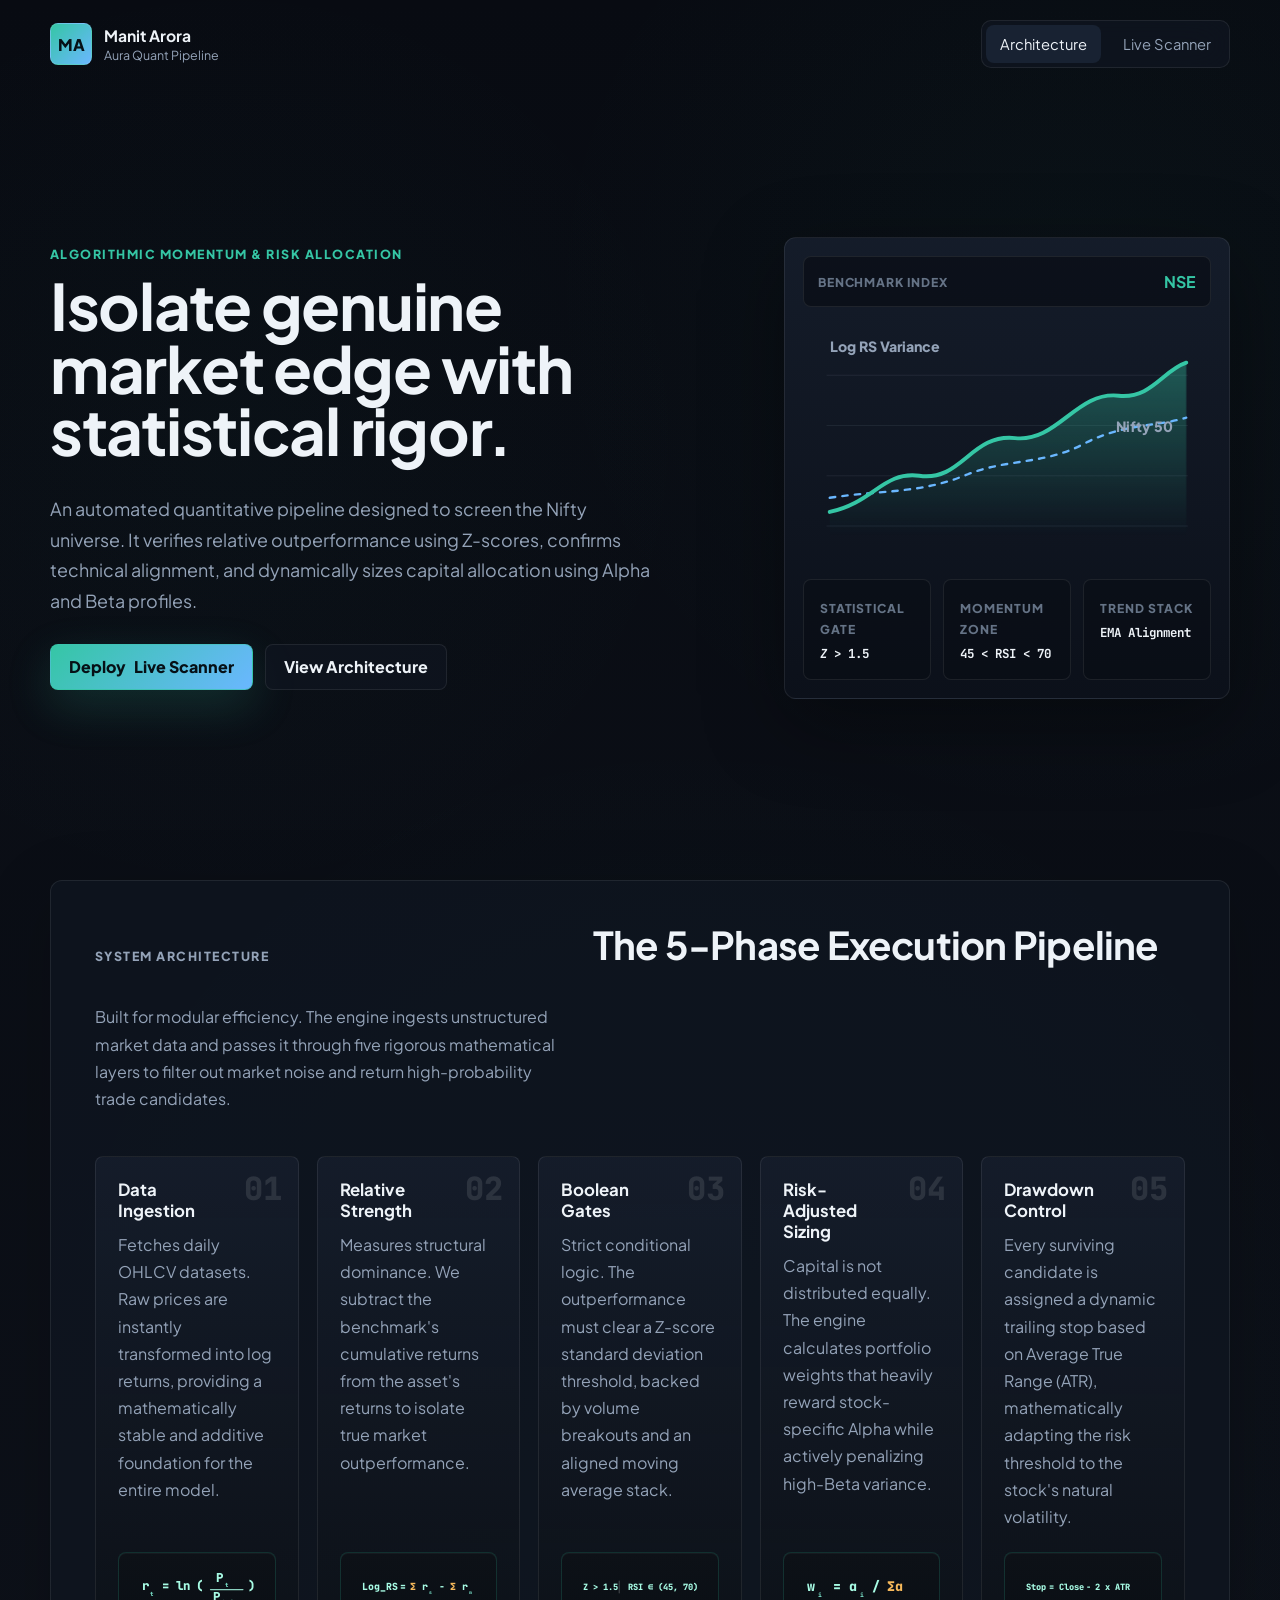
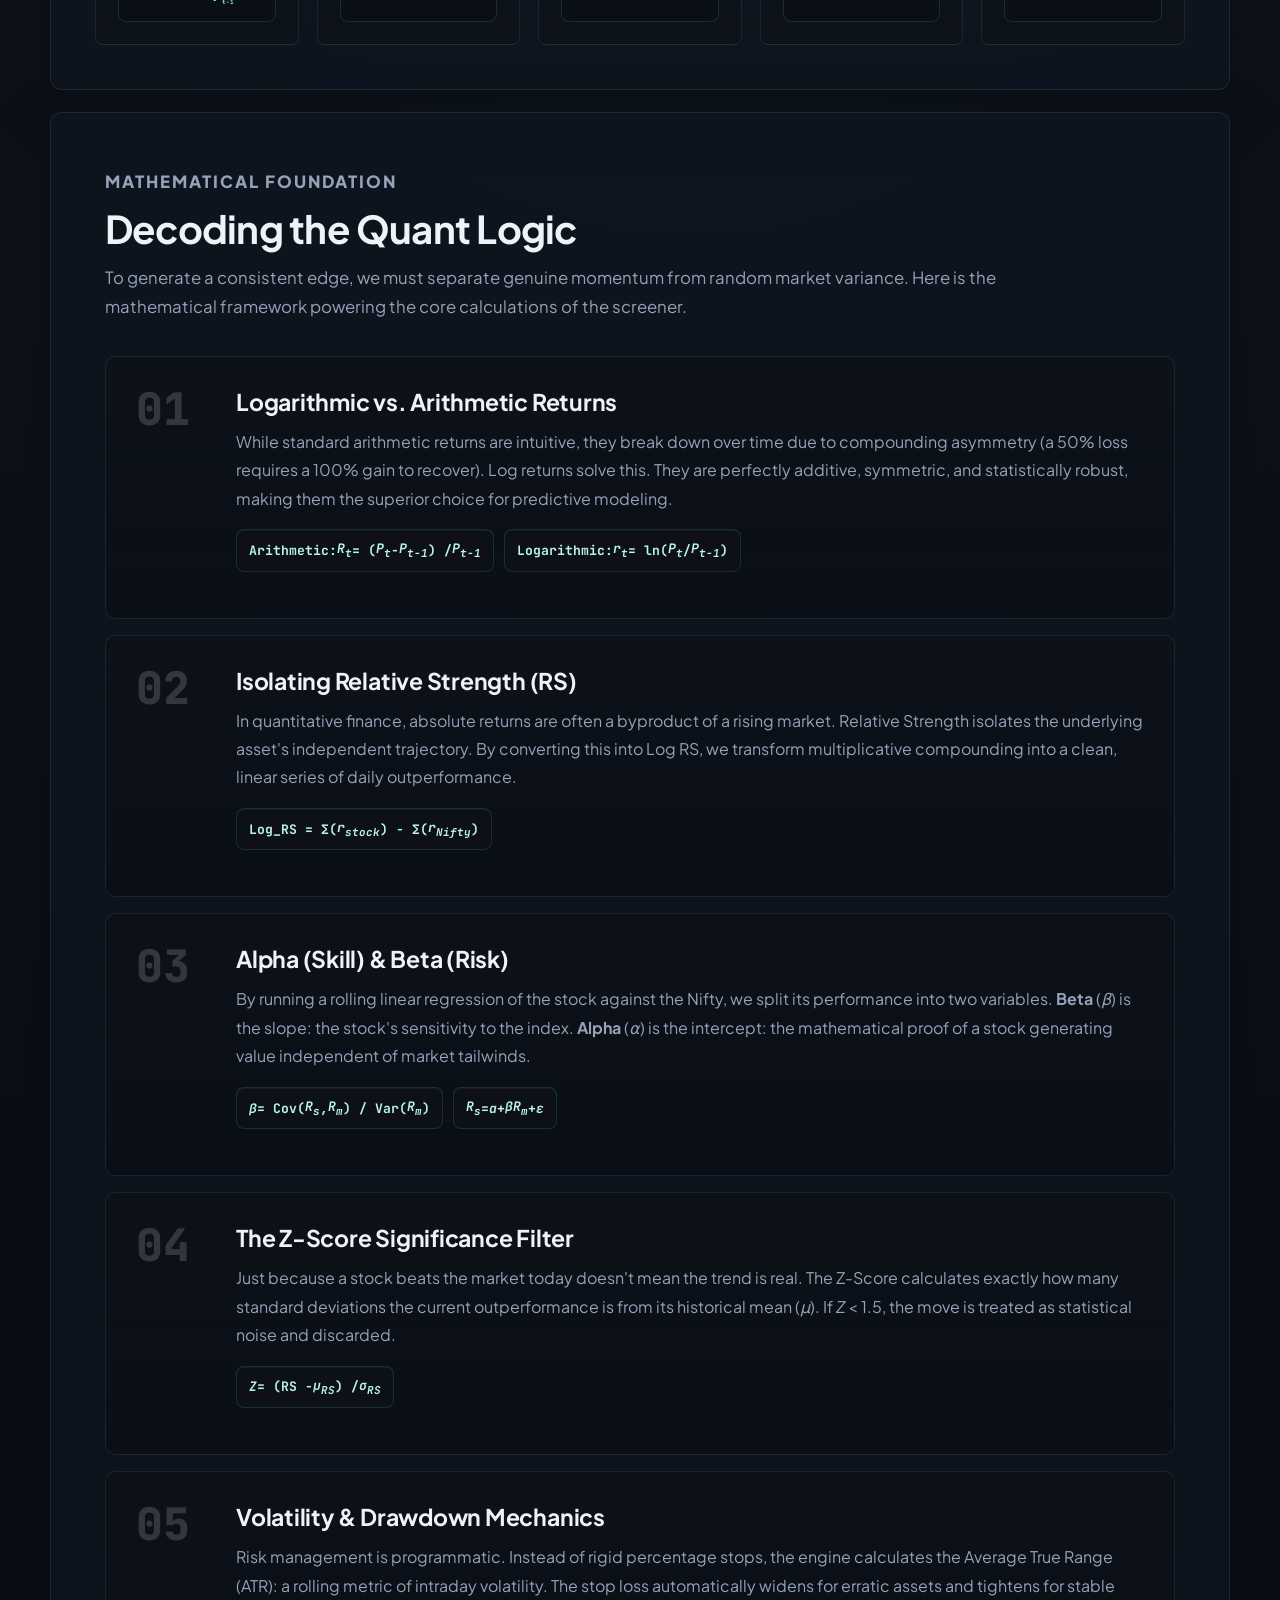
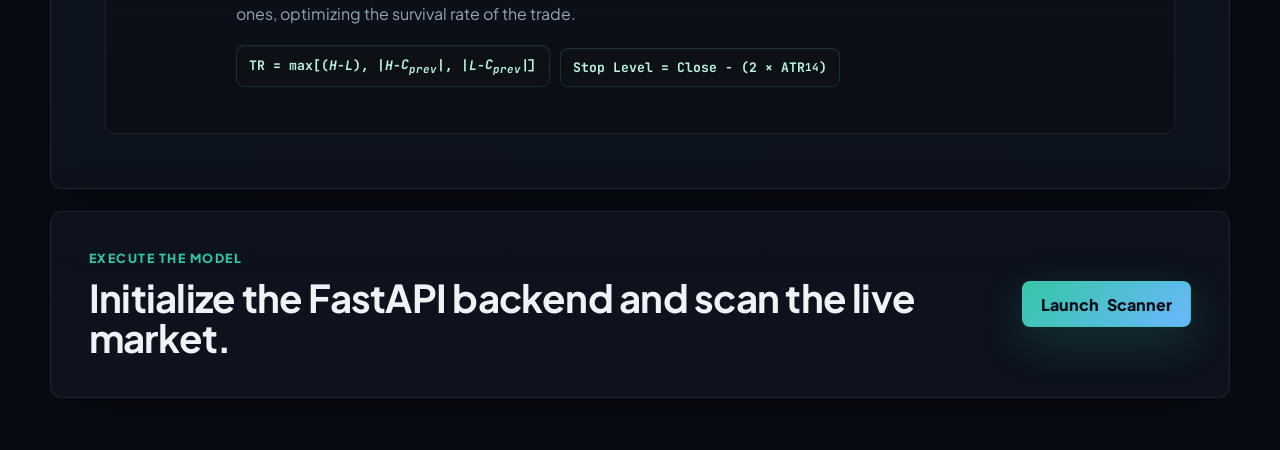
<file: Frontend/index.html>
<!DOCTYPE html>
<html lang="en">
<head>
    <meta charset="UTF-8">
    <meta name="viewport" content="width=device-width, initial-scale=1.0">
    <title>Aura QuantPipeline</title>
    <link rel="preconnect" href="https://fonts.googleapis.com">
    <link rel="preconnect" href="https://fonts.gstatic.com" crossorigin>
    <link href="https://fonts.googleapis.com/css2?family=JetBrains+Mono:ital,wght@0,500;0,700;0,800;1,500&family=Plus+Jakarta+Sans:wght@500;600;700;800;900&display=swap" rel="stylesheet">
    <link rel="stylesheet" href="style.css">
</head>
<body data-page="theory">
    <header class="site-header">
        <a class="brand" href="index.html" aria-label="Strategy home">
            <span class="brand-mark">MA</span>
            <span>
                <strong>Manit Arora</strong>
                <small>Aura Quant Pipeline</small>
            </span>
        </a>
        <nav class="nav-actions" aria-label="Primary navigation">
            <a class="nav-link active" href="index.html">Architecture</a>
            <a class="nav-link" href="scanner.html">Live Scanner</a>
        </nav>
    </header>

    <main>
        <section class="hero-grid">
            <div class="hero-copy">
                <p class="eyebrow">Algorithmic Momentum & Risk Allocation</p>
                <h1>
                    <span>Isolate genuine</span>
                    <span>market edge with</span>
                    <span>statistical rigor.</span>
                </h1>
                <p class="hero-text">
                    An automated quantitative pipeline designed to screen the Nifty universe. It verifies relative outperformance using Z-scores, confirms technical alignment, and dynamically sizes capital allocation using Alpha and Beta profiles.
                </p>
                <div class="hero-actions">
                    <a class="primary-btn" href="scanner.html?scan=live">
                        <span aria-hidden="true">Deploy</span>
                        <span>Live Scanner</span>
                    </a>
                    <a class="secondary-btn" href="#framework">View Architecture</a>
                </div>
            </div>

            <div class="signal-board" aria-label="Strategy flow visual">
                <div class="market-card mini-card">
                    <span>Benchmark Index</span>
                    <strong>NSE</strong>
                </div>
                <svg class="signal-chart" viewBox="0 0 520 300" role="img" aria-label="Relative strength chart">
                    <defs>
                        <linearGradient id="areaGradient" x1="0" x2="0" y1="0" y2="1">
                            <stop offset="0%" stop-color="#35c6a5" stop-opacity="0.38"/>
                            <stop offset="100%" stop-color="#35c6a5" stop-opacity="0"/>
                        </linearGradient>
                    </defs>
                    <path class="grid-line" d="M30 64H490M30 128H490M30 192H490M30 256H490"/>
                    <path class="area" d="M34 238 C90 226 102 186 148 192 C202 200 214 138 270 144 C324 150 348 84 402 90 C444 94 458 58 488 48 L488 270 L34 270 Z"/>
                    <path class="nifty-line" d="M34 220 C100 210 150 215 210 190 C260 170 310 178 360 150 C410 125 448 130 488 118"/>
                    <path class="rs-line" d="M34 238 C90 226 102 186 148 192 C202 200 214 138 270 144 C324 150 348 84 402 90 C444 94 458 58 488 48"/>
                    <g class="chart-labels">
                        <text x="34" y="34">Log RS Variance</text>
                        <text x="398" y="136">Nifty 50</text>
                    </g>
                </svg>
                <div class="metric-strip">
                    <div>
                        <span>Statistical Gate</span>
                        <strong><i>Z</i> &gt; 1.5</strong>
                    </div>
                    <div>
                        <span>Momentum Zone</span>
                        <strong>45 &lt; RSI &lt; 70</strong>
                    </div>
                    <div>
                        <span>Trend Stack</span>
                        <strong>EMA Alignment</strong>
                    </div>
                </div>
            </div>
        </section>

        <section id="framework" class="section-block">
            <div class="section-heading">
                <p class="eyebrow">System Architecture</p>
                <h2>The 5-Phase Execution Pipeline</h2>
                <p>
                    Built for modular efficiency. The engine ingests unstructured market data and passes it through five rigorous mathematical layers to filter out market noise and return high-probability trade candidates.
                </p>
            </div>

            <div class="framework-grid">
                <article class="info-card">
                    <span class="card-index">01</span>
                    <h3>Data Ingestion</h3>
                    <p>Fetches daily OHLCV datasets. Raw prices are instantly transformed into log returns, providing a mathematically stable and additive foundation for the entire model.</p>
                    <span class="formula-pill" aria-label="r sub t equals natural log of P sub t divided by P sub t minus 1">
                        <svg class="formula-svg compact" viewBox="0 0 190 58" role="img" aria-hidden="true">
                            <text x="10" y="34" class="math-main">r</text>
                            <text x="23" y="43" class="math-sub">t</text>
                            <text x="42" y="34" class="math-main">= ln</text>
                            <text x="94" y="34" class="math-main">(</text>
                            <text x="124" y="22" class="math-main">P</text>
                            <text x="138" y="29" class="math-sub">t</text>
                            <line x1="116" y1="33" x2="166" y2="33" class="math-rule"/>
                            <text x="120" y="50" class="math-main">P</text>
                            <text x="134" y="55" class="math-sub">t-1</text>
                            <text x="174" y="34" class="math-main">)</text>
                        </svg>
                    </span>
                </article>
                <article class="info-card">
                    <span class="card-index">02</span>
                    <h3>Relative Strength</h3>
                    <p>Measures structural dominance. We subtract the benchmark's cumulative returns from the asset's returns to isolate true market outperformance.</p>
                    <span class="formula-pill" aria-label="Log relative strength equals cumulative stock log return minus cumulative market log return">
                        <svg class="formula-svg" viewBox="0 0 238 48" role="img" aria-hidden="true">
                            <text x="10" y="30" class="math-label">Log_RS</text>
                            <text x="82" y="30" class="math-main">=</text>
                            <text x="103" y="30" class="math-sigma">&Sigma;</text>
                            <text x="126" y="30" class="math-main">r</text>
                            <text x="139" y="38" class="math-sub">s</text>
                            <text x="158" y="30" class="math-main">-</text>
                            <text x="179" y="30" class="math-sigma">&Sigma;</text>
                            <text x="202" y="30" class="math-main">r</text>
                            <text x="215" y="38" class="math-sub">m</text>
                        </svg>
                    </span>
                </article>
                <article class="info-card">
                    <span class="card-index">03</span>
                    <h3>Boolean Gates</h3>
                    <p>Strict conditional logic. The outperformance must clear a Z-score standard deviation threshold, backed by volume breakouts and an aligned moving average stack.</p>
                    <span class="formula-pill">
                        <svg class="formula-svg wide" viewBox="0 0 270 46" role="img" aria-label="Z greater than 1.5 and RSI between 45 and 70">
                            <text x="10" y="29" class="math-main">Z &gt; 1.5</text>
                            <line x1="90" y1="10" x2="90" y2="36" class="math-divider"/>
                            <text x="110" y="29" class="math-main">RSI &isin; (45, 70)</text>
                        </svg>
                    </span>
                </article>
                <article class="info-card">
                    <span class="card-index">04</span>
                    <h3>Risk-Adjusted Sizing</h3>
                    <p>Capital is not distributed equally. The engine calculates portfolio weights that heavily reward stock-specific Alpha while actively penalizing high-Beta variance.</p>
                    <span class="formula-pill">
                        <svg class="formula-svg compact" viewBox="0 0 176 44" role="img" aria-label="w sub i equals alpha sub i divided by sum alpha">
                            <text x="10" y="28" class="math-main">w</text>
                            <text x="25" y="36" class="math-sub">i</text>
                            <text x="47" y="28" class="math-main">=</text>
                            <text x="70" y="28" class="math-main">&alpha;</text>
                            <text x="85" y="36" class="math-sub">i</text>
                            <text x="103" y="28" class="math-main">/</text>
                            <text x="124" y="28" class="math-sigma">&Sigma;&alpha;</text>
                        </svg>
                    </span>
                </article>
                <article class="info-card">
                    <span class="card-index">05</span>
                    <h3>Drawdown Control</h3>
                    <p>Every surviving candidate is assigned a dynamic trailing stop based on Average True Range (ATR), mathematically adapting the risk threshold to the stock's natural volatility.</p>
                    <span class="formula-pill">
                        <svg class="formula-svg wide" viewBox="0 0 270 44" role="img" aria-label="Stop equals close minus two times ATR">
                            <text x="10" y="28" class="math-label">Stop</text>
                            <text x="62" y="28" class="math-main">=</text>
                            <text x="84" y="28" class="math-label">Close</text>
                            <text x="142" y="28" class="math-main">-</text>
                            <text x="162" y="28" class="math-main">2 x ATR</text>
                        </svg>
                    </span>
                </article>
            </div>
        </section>

        <section class="theory-article" aria-labelledby="theory-title">
            <div class="article-heading">
                <p class="eyebrow">Mathematical Foundation</p>
                <h2 id="theory-title">Decoding the Quant Logic</h2>
                <p>
                    To generate a consistent edge, we must separate genuine momentum from random market variance. Here is the mathematical framework powering the core calculations of the screener.
                </p>
            </div>

            <article class="article-body">
                <section class="theory-topic">
                    <span class="topic-number">01</span>
                    <div>
                        <h3>Logarithmic vs. Arithmetic Returns</h3>
                        <p>While standard arithmetic returns are intuitive, they break down over time due to compounding asymmetry (a 50% loss requires a 100% gain to recover). Log returns solve this. They are perfectly additive, symmetric, and statistically robust, making them the superior choice for predictive modeling.</p>
                        <div class="formula-row">
                            <span class="code-badge">Arithmetic: <i>R<sub>t</sub></i> = (<i>P<sub>t</sub></i> &minus; <i>P<sub>t-1</sub></i>) / <i>P<sub>t-1</sub></i></span>
                            <span class="code-badge">Logarithmic: <i>r<sub>t</sub></i> = ln(<i>P<sub>t</sub></i> / <i>P<sub>t-1</sub></i>)</span>
                        </div>
                    </div>
                </section>

                <section class="theory-topic">
                    <span class="topic-number">02</span>
                    <div>
                        <h3>Isolating Relative Strength (RS)</h3>
                        <p>In quantitative finance, absolute returns are often a byproduct of a rising market. Relative Strength isolates the underlying asset's independent trajectory. By converting this into Log RS, we transform multiplicative compounding into a clean, linear series of daily outperformance.</p>
                        <div class="formula-row">
                            <span class="code-badge">Log_RS = &Sigma;(<i>r<sub>stock</sub></i>) &minus; &Sigma;(<i>r<sub>Nifty</sub></i>)</span>
                        </div>
                    </div>
                </section>

                <section class="theory-topic">
                    <span class="topic-number">03</span>
                    <div>
                        <h3>Alpha (Skill) & Beta (Risk)</h3>
                        <p>By running a rolling linear regression of the stock against the Nifty, we split its performance into two variables. <b>Beta</b> (<i>&beta;</i>) is the slope: the stock's sensitivity to the index. <b>Alpha</b> (<i>&alpha;</i>) is the intercept: the mathematical proof of a stock generating value independent of market tailwinds.</p>
                        <div class="formula-row">
                            <span class="code-badge"><i>&beta;</i> = Cov(<i>R<sub>s</sub></i>, <i>R<sub>m</sub></i>) / Var(<i>R<sub>m</sub></i>)</span>
                            <span class="code-badge"><i>R<sub>s</sub></i> = <i>&alpha;</i> + <i>&beta;R<sub>m</sub></i> + <i>&epsilon;</i></span>
                        </div>
                    </div>
                </section>

                <section class="theory-topic">
                    <span class="topic-number">04</span>
                    <div>
                        <h3>The Z-Score Significance Filter</h3>
                        <p>Just because a stock beats the market today doesn't mean the trend is real. The Z-Score calculates exactly how many standard deviations the current outperformance is from its historical mean (<i>&mu;</i>). If <i>Z</i> &lt; 1.5, the move is treated as statistical noise and discarded.</p>
                        <div class="formula-row">
                            <span class="code-badge"><i>Z</i> = (RS &minus; <i>&mu;<sub>RS</sub></i>) / <i>&sigma;<sub>RS</sub></i></span>
                        </div>
                    </div>
                </section>

                <section class="theory-topic">
                    <span class="topic-number">05</span>
                    <div>
                        <h3>Volatility & Drawdown Mechanics</h3>
                        <p>Risk management is programmatic. Instead of rigid percentage stops, the engine calculates the Average True Range (ATR): a rolling metric of intraday volatility. The stop loss automatically widens for erratic assets and tightens for stable ones, optimizing the survival rate of the trade.</p>
                        <div class="formula-row">
                            <span class="code-badge">TR = max[(<i>H</i> &minus; <i>L</i>), |<i>H</i> &minus; <i>C<sub>prev</sub></i>|, |<i>L</i> &minus; <i>C<sub>prev</sub></i>|]</span>
                            <span class="code-badge">Stop Level = Close &minus; (2 &times; ATR<sub>14</sub>)</span>
                        </div>
                    </div>
                </section>
            </article>
        </section>

        <section class="cta-band">
            <div>
                <p class="eyebrow">Execute the Model</p>
                <h2>Initialize the FastAPI backend and scan the live market.</h2>
            </div>
            <a class="primary-btn" href="scanner.html?scan=live">
                <span aria-hidden="true">Launch</span>
                <span>Scanner</span>
            </a>
        </section>
    </main>

    <script src="app.js"></script>
</body>
</html>
</file>
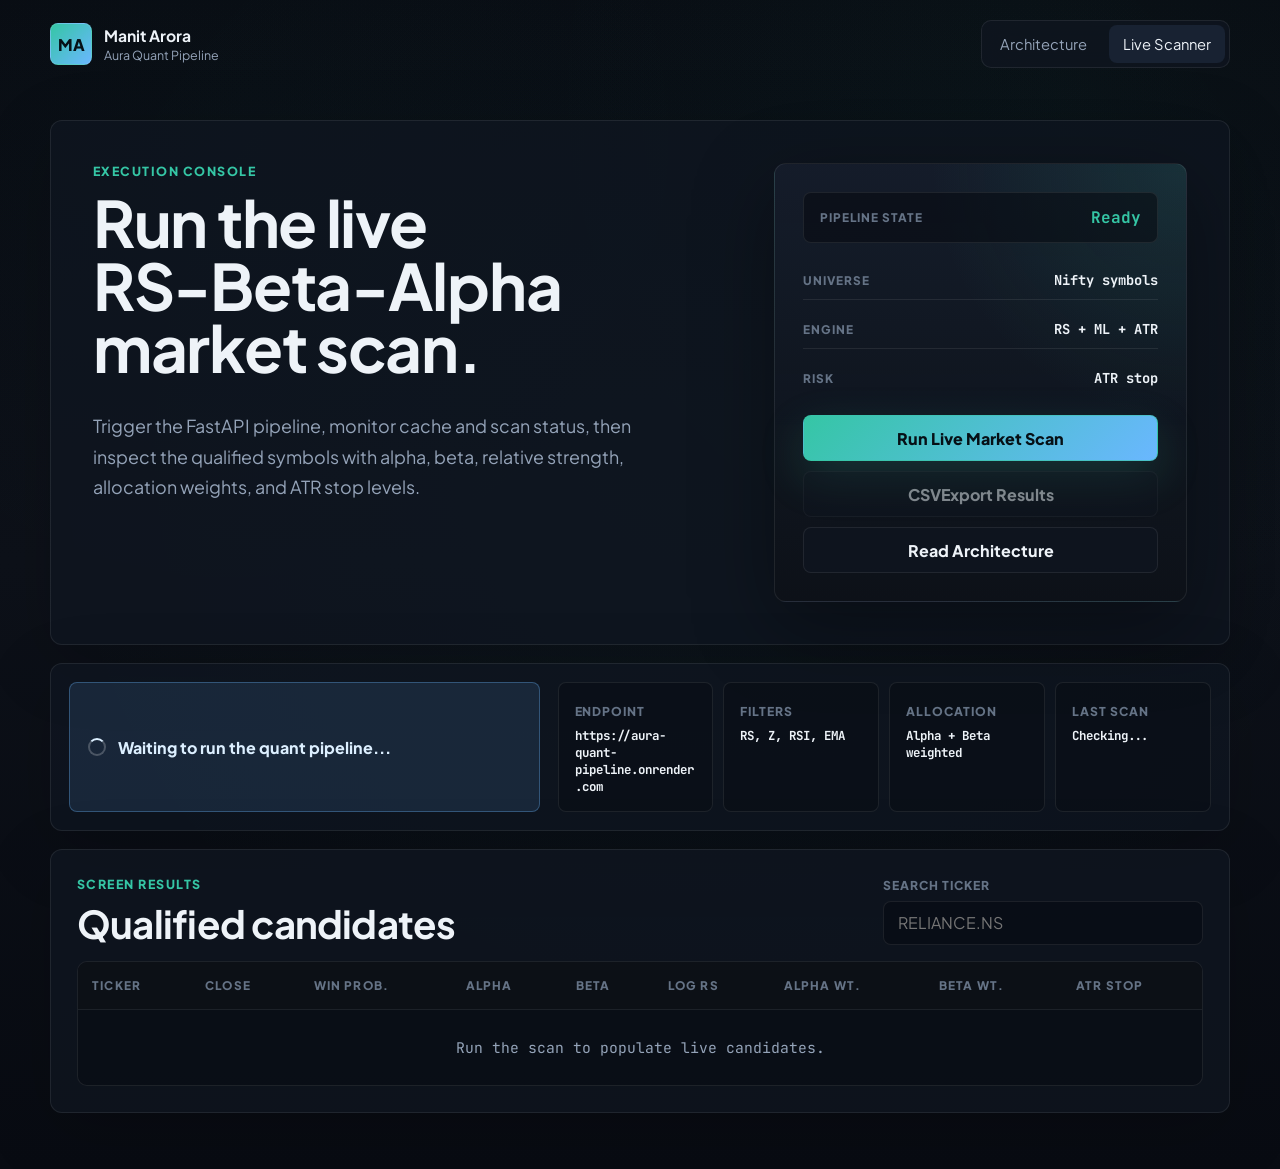
<file: Frontend/scanner.html>
<!DOCTYPE html>
<html lang="en">
<head>
    <meta charset="UTF-8">
    <meta name="viewport" content="width=device-width, initial-scale=1.0">
    <title>Aura QuantPipeline</title>
    <link rel="preconnect" href="https://fonts.googleapis.com">
    <link rel="preconnect" href="https://fonts.gstatic.com" crossorigin>
    <link href="https://fonts.googleapis.com/css2?family=JetBrains+Mono:ital,wght@0,500;0,700;0,800;1,500&family=Plus+Jakarta+Sans:wght@500;600;700;800;900&display=swap" rel="stylesheet">
    <link rel="stylesheet" href="style.css">
</head>
<body data-page="scanner">
    <header class="site-header">
        <a class="brand" href="index.html" aria-label="Strategy home">
            <span class="brand-mark">MA</span>
            <span>
                <strong>Manit Arora</strong>
                <small>Aura Quant Pipeline</small>
            </span>
        </a>
        <nav class="nav-actions" aria-label="Primary navigation">
            <a class="nav-link" href="index.html">Architecture</a>
            <a class="nav-link active" href="scanner.html">Live Scanner</a>
        </nav>
    </header>

    <main class="scanner-shell">
        <section class="scanner-hero scanner-hero-grid">
            <div class="scanner-copy">
                <p class="eyebrow">Execution console</p>
                <h1>
                    <span>Run the live</span>
                    <span>RS-Beta-Alpha</span>
                    <span>market scan.</span>
                </h1>
                <p class="hero-text">
                    Trigger the FastAPI pipeline, monitor cache and scan status, then inspect the qualified symbols with alpha, beta, relative strength, allocation weights, and ATR stop levels.
                </p>
            </div>

            <aside class="scanner-command-card" aria-label="Scanner command panel">
                <div class="command-kicker">
                    <span>Pipeline state</span>
                    <strong>Ready</strong>
                </div>
                <div class="command-lines" aria-hidden="true">
                    <div>
                        <span>Universe</span>
                        <strong>Nifty symbols</strong>
                    </div>
                    <div>
                        <span>Engine</span>
                        <strong>RS + ML + ATR</strong>
                    </div>
                    <div>
                        <span>Risk</span>
                        <strong>ATR stop</strong>
                    </div>
                </div>
                <div class="scanner-actions">
                    <button id="refresh-btn" class="primary-btn" type="button">
                        <span>Run Live Market Scan</span>
                    </button>
                    <button id="export-btn" class="secondary-btn" type="button" disabled>
                        <span aria-hidden="true">CSV</span>
                        <span>Export Results</span>
                    </button>
                    <a class="secondary-btn" href="index.html">Read Architecture</a>
                </div>
            </aside>
        </section>

        <section class="control-panel" aria-label="Scanner controls and status">
            <div id="status-message" class="status-box loading">
                <span class="spinner" aria-hidden="true"></span>
                Waiting to run the quant pipeline...
            </div>
            <div class="scan-meta scan-meta-quad">
                <div>
                    <span>Endpoint</span>
                    <strong id="endpoint-url">http://127.0.0.1:8000</strong>
                </div>
                <div>
                    <span>Filters</span>
                    <strong>RS, Z, RSI, EMA</strong>
                </div>
                <div>
                    <span>Allocation</span>
                    <strong>Alpha + Beta weighted</strong>
                </div>
                <div>
                    <span>Last scan</span>
                    <strong id="last-updated-time">Checking...</strong>
                </div>
            </div>
        </section>

        <section class="results-panel">
            <div class="results-header">
                <div>
                    <p class="eyebrow">Screen results</p>
                    <h2>Qualified candidates</h2>
                </div>
                <label class="table-search">
                    <span>Search ticker</span>
                    <input id="ticker-search" type="search" placeholder="RELIANCE.NS">
                </label>
            </div>

            <div class="table-wrap">
                <table id="screener-table">
                    <thead>
                    <tr>
                        <th data-sort="Ticker" scope="col">Ticker</th>
                        <th data-sort="Close_Price" scope="col">Close</th>
                        <th data-sort="Win_Probability" scope="col">Win Prob.</th>
                        <th data-sort="Alpha" scope="col">Alpha</th>
                        <th data-sort="Beta" scope="col">Beta</th>
                        <th data-sort="Log_RS" scope="col">Log RS</th>
                        <th data-sort="Alpha_Weight_%" scope="col">Alpha Wt.</th>
                        <th data-sort="Beta_Weight_%" scope="col">Beta Wt.</th>
                        <th data-sort="Stop_Loss" scope="col">ATR Stop</th>
                    </tr>
                    </thead>
                    <tbody id="screener-body">
                        <tr class="empty-row">
                            <td colspan="9">Run the scan to populate live candidates.</td>
                        </tr>
                    </tbody>
                </table>
            </div>
        </section>
    </main>

    <script src="app.js"></script>
</body>
</html>
</file>
<file: Frontend/style.css>
:root {
    color-scheme: dark;
    --bg: #080b12;
    --panel: #101621;
    --panel-soft: #151d2b;
    --panel-raised: #182232;
    --text: #eef3f8;
    --muted: #94a3b8;
    --faint: #657386;
    --line: rgba(255, 255, 255, 0.08);
    --line-strong: rgba(255, 255, 255, 0.12);
    --green: #35c6a5;
    --green-soft: rgba(53, 198, 165, 0.12);
    --blue: #6ab7ff;
    --blue-soft: rgba(106, 183, 255, 0.12);
    --amber: #f6b95b;
    --amber-soft: rgba(246, 185, 91, 0.14);
    --red: #ff6b7a;
    --red-soft: rgba(255, 107, 122, 0.12);
    --shadow: 0 24px 80px rgba(0, 0, 0, 0.35);
}

* {
    box-sizing: border-box;
}

html {
    scroll-behavior: smooth;
}

body {
    margin: 0;
    min-height: 100vh;
    background:
        radial-gradient(circle at 84% 8%, rgba(52, 211, 153, 0.03), transparent 34rem),
        radial-gradient(circle at 54% 38%, rgba(45, 212, 191, 0.03), transparent 42rem),
        radial-gradient(circle at 18% 12%, rgba(53, 198, 165, 0.025), transparent 30rem),
        linear-gradient(180deg, #080b12 0%, #0d1119 48%, #080b12 100%);
    color: var(--text);
    font-family: "Plus Jakarta Sans", Inter, ui-sans-serif, system-ui, -apple-system, BlinkMacSystemFont, "Segoe UI", sans-serif;
    letter-spacing: 0;
}

a {
    color: inherit;
    text-decoration: none;
}

button,
input {
    font: inherit;
}

.site-header,
main {
    width: min(1180px, calc(100% - 32px));
    margin: 0 auto;
}

.site-header {
    display: flex;
    align-items: center;
    justify-content: space-between;
    gap: 24px;
    padding: 20px 0 8px;
}

.brand {
    display: inline-flex;
    align-items: center;
    gap: 12px;
    min-width: 0;
}

.brand-mark {
    display: grid;
    place-items: center;
    width: 42px;
    height: 42px;
    border: 1px solid var(--line-strong);
    border-radius: 8px;
    background: linear-gradient(135deg, var(--green), var(--blue));
    color: #061016;
    font-weight: 900;
    letter-spacing: 0;
}

.brand strong,
.brand small {
    display: block;
}

.brand strong {
    font-size: 0.98rem;
}

.brand small {
    color: var(--muted);
    font-size: 0.78rem;
    margin-top: 2px;
}

.nav-actions {
    display: flex;
    align-items: center;
    gap: 8px;
    border: 1px solid var(--line);
    border-radius: 10px;
    padding: 4px;
    background: rgba(16, 22, 33, 0.7);
    backdrop-filter: blur(18px);
}

.nav-link {
    color: var(--muted);
    border-radius: 8px;
    padding: 10px 14px;
    font-size: 0.92rem;
    transition: background 180ms ease, color 180ms ease;
}

.nav-link:hover,
.nav-link.active {
    color: var(--text);
    background: var(--panel-raised);
}

.hero-grid {
    display: grid;
    grid-template-columns: minmax(0, 3fr) minmax(320px, 2fr);
    gap: clamp(48px, 5vw, 72px);
    align-items: center;
    min-height: calc(100vh - 96px);
    padding: 44px 0 64px;
}

.hero-copy {
    max-width: 760px;
    min-width: 0;
}

.eyebrow {
    color: var(--green);
    font-size: 0.78rem;
    font-weight: 800;
    letter-spacing: 0.12em;
    margin: 0 0 12px;
    text-transform: uppercase;
}

h1,
h2,
h3,
p {
    margin-top: 0;
}

h1 {
    font-size: clamp(3rem, 5vw, 5rem);
    line-height: 0.98;
    letter-spacing: -0.02em;
    margin-bottom: 0;
}

h1 span {
    display: block;
}

h2 {
    font-size: clamp(1.75rem, 3vw, 3rem);
    line-height: 1.05;
    letter-spacing: -0.02em;
    margin-bottom: 14px;
}

h3 {
    font-size: 1.05rem;
    margin-bottom: 10px;
}

.hero-text,
.section-heading p,
.info-card p {
    color: var(--muted);
    line-height: 1.7;
}

.hero-text {
    max-width: 600px;
    font-size: 1.12rem;
    margin-top: 32px;
    margin-bottom: 28px;
}

.hero-actions,
.scanner-actions {
    display: flex;
    align-items: center;
    flex-wrap: wrap;
    gap: 12px;
}

.primary-btn,
.secondary-btn {
    display: inline-flex;
    align-items: center;
    justify-content: center;
    min-height: 46px;
    border-radius: 8px;
    padding: 0 18px;
    cursor: pointer;
    transition: transform 180ms ease, border-color 180ms ease, background 180ms ease, color 180ms ease;
}

.primary-btn {
    gap: 8px;
    border: 1px solid rgba(53, 198, 165, 0.55);
    background: linear-gradient(135deg, #35c6a5, #6ab7ff);
    color: #061016;
    font-weight: 900;
    box-shadow: 0 16px 46px rgba(53, 198, 165, 0.18);
}

.primary-btn:hover,
.secondary-btn:hover {
    transform: translateY(-1px);
}

.primary-btn:disabled {
    cursor: wait;
    opacity: 0.62;
    transform: none;
}

.secondary-btn:disabled {
    cursor: not-allowed;
    opacity: 0.5;
    transform: none;
}

.secondary-btn {
    border: 1px solid var(--line);
    background: rgba(16, 22, 33, 0.72);
    color: var(--text);
    font-weight: 750;
}

.signal-board {
    position: relative;
    justify-self: end;
    width: 100%;
    max-width: 560px;
    border: 1px solid rgba(255, 255, 255, 0.08);
    border-radius: 12px;
    background: linear-gradient(180deg, rgba(21, 29, 43, 0.96), rgba(12, 17, 27, 0.96));
    box-shadow: var(--shadow);
    padding: 18px;
    overflow: hidden;
}

.mini-card {
    display: inline-flex;
    align-items: center;
    justify-content: space-between;
    gap: 14px;
    width: 100%;
    border: 1px solid rgba(255, 255, 255, 0.08);
    border-radius: 8px;
    background: rgba(8, 11, 18, 0.6);
    padding: 14px;
}

.mini-card span,
.metric-strip span,
.scan-meta span,
.table-search span {
    color: var(--faint);
    font-size: 0.76rem;
    font-weight: 800;
    letter-spacing: 0.08em;
    text-transform: uppercase;
}

.mini-card strong {
    color: var(--green);
}

.signal-chart {
    display: block;
    width: 100%;
    height: auto;
    margin: 18px 0;
}

.grid-line {
    stroke: rgba(148, 163, 184, 0.14);
    stroke-width: 1;
}

.area {
    fill: url(#areaGradient);
}

.rs-line,
.nifty-line {
    fill: none;
    stroke-linecap: round;
    stroke-linejoin: round;
}

.rs-line {
    stroke: var(--green);
    stroke-width: 5;
}

.nifty-line {
    stroke: var(--blue);
    stroke-dasharray: 7 9;
    stroke-width: 3;
}

.chart-labels {
    fill: var(--muted);
    font-size: 18px;
    font-weight: 800;
}

.metric-strip {
    display: grid;
    grid-template-columns: repeat(3, 1fr);
    gap: 12px;
}

.metric-strip div,
.scan-meta div {
    border: 1px solid rgba(255, 255, 255, 0.08);
    border-radius: 8px;
    background: rgba(8, 11, 18, 0.46);
    padding: 16px;
}

.metric-strip strong,
.scan-meta strong {
    display: block;
    margin-top: 8px;
    font-size: clamp(0.78rem, 0.9vw, 0.95rem);
    font-family: "JetBrains Mono", "Fira Code", Consolas, monospace;
    letter-spacing: 0;
    line-height: 1.35;
    overflow-wrap: anywhere;
}

.section-block,
.theory-article,
.cta-band,
.scanner-hero,
.control-panel,
.results-panel {
    border: 1px solid rgba(255, 255, 255, 0.08);
    border-radius: 12px;
    background: rgba(16, 22, 33, 0.74);
    box-shadow: 0 18px 70px rgba(0, 0, 0, 0.18);
}

.section-block {
    padding: clamp(24px, 4vw, 44px);
    margin-bottom: 22px;
}

.section-heading {
    display: grid;
    grid-template-columns: minmax(0, 0.8fr) minmax(320px, 1fr);
    gap: 24px;
    align-items: end;
    margin-bottom: 28px;
}

.section-heading.compact {
    display: block;
}

.framework-grid {
    display: grid;
    grid-template-columns: repeat(5, minmax(190px, 1fr));
    gap: 18px;
}

.info-card {
    position: relative;
    display: flex;
    flex-direction: column;
    min-height: 300px;
    border: 1px solid rgba(255, 255, 255, 0.08);
    border-radius: 8px;
    background: linear-gradient(180deg, rgba(21, 29, 43, 0.92), rgba(13, 17, 23, 0.78));
    padding: 22px;
    overflow: hidden;
}

.card-index {
    position: absolute;
    top: 16px;
    right: 16px;
    color: #ffffff;
    font-family: "JetBrains Mono", "Fira Code", Consolas, monospace;
    font-size: 2rem;
    font-weight: 900;
    line-height: 1;
    opacity: 0.1;
    pointer-events: none;
}

.info-card h3 {
    padding-right: 46px;
}

.info-card p {
    margin-bottom: 22px;
}

.formula-pill,
.info-card code {
    display: flex;
    align-items: center;
    justify-content: center;
    width: 100%;
    max-width: 100%;
    margin-top: auto;
    border: 1px solid rgba(53, 198, 165, 0.18);
    border-radius: 8px;
    background: linear-gradient(180deg, #0d1117, #0a0f15);
    color: #9ee7d3;
    font-family: "JetBrains Mono", "Fira Code", Consolas, monospace;
    font-size: 0.86rem;
    font-weight: 700;
    line-height: 1.45;
    padding: 10px 16px;
    white-space: normal;
    overflow-wrap: anywhere;
    overflow: hidden;
    box-shadow: inset 0 1px 0 rgba(255, 255, 255, 0.04);
}

.formula-svg {
    display: block;
    width: min(100%, 224px);
    height: 48px;
    min-width: 0;
    overflow: hidden;
}

.formula-svg.compact {
    width: min(100%, 190px);
}

.formula-svg.wide {
    width: min(100%, 250px);
}

.formula-svg text {
    dominant-baseline: alphabetic;
    font-family: "JetBrains Mono", "Fira Code", Consolas, monospace;
    font-weight: 800;
    letter-spacing: 0;
}

.math-main,
.math-label {
    fill: #a7fbe4;
    font-size: 19px;
}

.math-label {
    font-weight: 700;
}

.math-sub {
    fill: #78dec7;
    font-size: 9px;
    font-weight: 800;
}

.math-sigma {
    fill: var(--amber);
    font-size: 19px;
}

.math-rule {
    stroke: rgba(167, 251, 228, 0.82);
    stroke-linecap: round;
    stroke-width: 1.7;
}

.math-divider {
    stroke: rgba(255, 255, 255, 0.28);
    stroke-linecap: round;
    stroke-width: 2;
}

.math-formula {
    min-height: 56px;
    color: #a7fbe4;
    letter-spacing: 0;
}

.math-formula i {
    color: #c8fff0;
    font-family: "JetBrains Mono", "Fira Code", Consolas, monospace;
    font-style: italic;
    font-weight: 700;
}

.math-formula sub {
    bottom: -0.28em;
    color: #7ddfc8;
    font-size: 0.64em;
    line-height: 0;
    margin-left: 1px;
    position: relative;
    vertical-align: baseline;
}

.math-formula .paren {
    color: #e8fff8;
    font-size: 1.18em;
}

.math-formula .sigma {
    color: var(--amber);
    font-size: 1.05em;
}

.math-formula .divider {
    color: rgba(255, 255, 255, 0.26);
}

.fraction {
    display: inline-grid;
    gap: 4px;
    min-width: 46px;
    text-align: center;
    transform: translateY(-1px);
}

.fraction span {
    display: block;
    padding: 0 5px;
}

.fraction span:first-child {
    border-bottom: 1px solid rgba(167, 251, 228, 0.72);
    padding-bottom: 4px;
}

.fraction span:last-child {
    padding-top: 1px;
}

.code-badge {
    display: inline-flex;
    align-items: center;
    width: fit-content;
    max-width: 100%;
    margin-top: auto;
    border: 1px solid rgba(53, 198, 165, 0.18);
    border-radius: 8px;
    background: linear-gradient(180deg, #0d1117, #0a0f15);
    color: #9ee7d3;
    font-family: "JetBrains Mono", "Fira Code", Consolas, monospace;
    font-size: 0.88rem; /* Slightly larger for math clarity */
    font-weight: 700;
    line-height: 1.45;
    padding: 10px 16px;
    white-space: nowrap; /* Forces the equation to stay on one straight line */
    overflow-x: auto; /* Adds a scrollbar on mobile if the equation is very long */
    box-shadow: inset 0 1px 0 rgba(255, 255, 255, 0.04);
}

.theory-article {
    padding: clamp(24px, 5vw, 54px);
    margin-bottom: 22px;
}

.article-heading {
    max-width: 920px;
    margin-bottom: 34px;
}

.article-heading p {
    color: var(--muted);
    font-size: 1.05rem;
    line-height: 1.75;
}

.article-body {
    display: grid;
    gap: 16px;
}

.theory-topic {
    position: relative;
    display: grid;
    grid-template-columns: 76px minmax(0, 1fr);
    gap: 24px;
    border: 1px solid rgba(255, 255, 255, 0.08);
    border-radius: 10px;
    background: linear-gradient(180deg, rgba(13, 17, 23, 0.72), rgba(8, 11, 18, 0.52));
    padding: clamp(20px, 3vw, 30px);
}

.topic-number {
    color: rgba(255, 255, 255, 0.16);
    font-family: "JetBrains Mono", "Fira Code", Consolas, monospace;
    font-size: 2.8rem;
    font-weight: 900;
    line-height: 1;
}

.theory-topic h3 {
    color: var(--text);
    font-size: clamp(1.18rem, 1.8vw, 1.55rem);
    letter-spacing: -0.01em;
    margin-bottom: 12px;
}

.theory-topic p {
    color: var(--muted);
    line-height: 1.78;
    margin-bottom: 14px;
}

.theory-topic p:last-child {
    margin-bottom: 0;
}

.formula-row {
    display: flex;
    align-items: center;
    flex-wrap: wrap;
    gap: 10px;
    margin: 16px 0;
}

.code-badge {
    display: inline-flex;
    align-items: center;
    max-width: 100%;
    border: 1px solid rgba(53, 198, 165, 0.18);
    border-radius: 8px;
    background: #0d1117;
    color: #b9f4e4;
    font-family: "JetBrains Mono", "Fira Code", Consolas, monospace;
    font-size: 0.82rem;
    font-weight: 700;
    line-height: 1.45;
    padding: 9px 12px;
    white-space: normal;
    overflow-wrap: anywhere;
    box-shadow: inset 0 1px 0 rgba(255, 255, 255, 0.04);
}

.cta-band {
    display: flex;
    justify-content: space-between;
    align-items: center;
    gap: 24px;
    margin: 22px 0 52px;
    padding: clamp(24px, 4vw, 38px);
}

.cta-band h2 {
    margin-bottom: 0;
}

.scanner-shell {
    padding: 44px 0 56px;
}

.scanner-hero {
    display: flex;
    align-items: end;
    justify-content: space-between;
    gap: 28px;
    padding: clamp(24px, 4vw, 42px);
    margin-bottom: 18px;
}

.scanner-hero-grid {
    display: grid;
    grid-template-columns: minmax(0, 1.1fr) minmax(340px, 0.72fr);
    align-items: stretch;
    gap: clamp(28px, 4vw, 56px);
}

.scanner-copy {
    min-width: 0;
}

.scanner-hero h1 {
    max-width: 820px;
    font-size: clamp(2.8rem, 5vw, 5rem);
    line-height: 0.98;
}

.scanner-command-card {
    display: flex;
    flex-direction: column;
    justify-content: space-between;
    gap: 18px;
    border: 1px solid rgba(255, 255, 255, 0.08);
    border-radius: 12px;
    background:
        radial-gradient(circle at 100% 0%, rgba(53, 198, 165, 0.12), transparent 16rem),
        linear-gradient(180deg, rgba(21, 29, 43, 0.92), rgba(13, 17, 23, 0.82));
    box-shadow: var(--shadow);
    padding: clamp(20px, 3vw, 28px);
}

.command-kicker {
    display: flex;
    align-items: center;
    justify-content: space-between;
    gap: 12px;
    border: 1px solid rgba(255, 255, 255, 0.08);
    border-radius: 8px;
    background: rgba(8, 11, 18, 0.58);
    padding: 14px 16px;
}

.command-kicker span,
.command-lines span {
    color: var(--faint);
    font-size: 0.74rem;
    font-weight: 900;
    letter-spacing: 0.08em;
    text-transform: uppercase;
}

.command-kicker strong {
    color: var(--green);
    font-family: "JetBrains Mono", "Fira Code", Consolas, monospace;
}

.command-lines {
    display: grid;
    gap: 10px;
}

.command-lines div {
    display: flex;
    align-items: center;
    justify-content: space-between;
    gap: 14px;
    border-bottom: 1px solid rgba(255, 255, 255, 0.08);
    padding: 10px 0;
}

.command-lines div:last-child {
    border-bottom: none;
}

.command-lines strong {
    color: var(--text);
    font-family: "JetBrains Mono", "Fira Code", Consolas, monospace;
    font-size: 0.86rem;
    text-align: right;
}

.scanner-command-card .scanner-actions {
    display: grid;
    grid-template-columns: 1fr;
    gap: 10px;
}

.scanner-command-card .primary-btn,
.scanner-command-card .secondary-btn {
    width: 100%;
}

.control-panel {
    display: grid;
    grid-template-columns: minmax(320px, 0.72fr) minmax(0, 1fr);
    gap: 18px;
    align-items: stretch;
    padding: 18px;
    margin-bottom: 18px;
}

.status-box {
    display: flex;
    align-items: center;
    gap: 12px;
    min-height: 86px;
    border: 1px solid var(--line);
    border-radius: 8px;
    background: rgba(8, 11, 18, 0.46);
    padding: 18px;
    color: var(--muted);
    font-weight: 750;
}

.status-box.loading {
    border-color: rgba(106, 183, 255, 0.32);
    background: var(--blue-soft);
    color: #dcefff;
}

.status-box.success {
    border-color: rgba(53, 198, 165, 0.36);
    background: var(--green-soft);
    color: #bff7e9;
}

.status-box.warning {
    border-color: rgba(246, 185, 91, 0.38);
    background: var(--amber-soft);
    color: #ffe3b3;
}

.status-box.error {
    border-color: rgba(255, 107, 122, 0.42);
    background: var(--red-soft);
    color: #ffd0d5;
}

.spinner {
    width: 18px;
    height: 18px;
    border: 2px solid rgba(255, 255, 255, 0.22);
    border-top-color: currentColor;
    border-radius: 999px;
    animation: spin 800ms linear infinite;
    flex: 0 0 auto;
}

@keyframes spin {
    to {
        transform: rotate(360deg);
    }
}

.scan-meta {
    display: grid;
    grid-template-columns: repeat(3, 1fr);
    gap: 10px;
}

.scan-meta-quad {
    grid-template-columns: repeat(4, minmax(0, 1fr));
}

.results-panel {
    padding: clamp(18px, 3vw, 26px);
}

.results-header {
    display: flex;
    align-items: end;
    justify-content: space-between;
    gap: 20px;
    margin-bottom: 16px;
}

.results-header h2 {
    margin-bottom: 0;
}

.table-search {
    display: grid;
    gap: 8px;
    min-width: min(320px, 100%);
}

.table-search input {
    height: 44px;
    border: 1px solid var(--line);
    border-radius: 8px;
    background: rgba(8, 11, 18, 0.62);
    color: var(--text);
    outline: none;
    padding: 0 14px;
}

.table-search input:focus {
    border-color: rgba(53, 198, 165, 0.58);
}

.table-wrap {
    overflow-x: auto;
    border: 1px solid var(--line);
    border-radius: 10px;
    background: rgba(8, 11, 18, 0.42);
}

table {
    width: 100%;
    min-width: 960px;
    border-collapse: collapse;
    background: transparent;
}

th,
td {
    border-bottom: 1px solid var(--line);
    padding: 16px 14px;
    text-align: left;
}

th {
    color: var(--faint);
    font-size: 0.74rem;
    font-weight: 900;
    letter-spacing: 0.1em;
    text-transform: uppercase;
    white-space: nowrap;
    cursor: pointer;
    user-select: none;
    background: rgba(13, 17, 23, 0.72);
}

th:hover {
    color: var(--green);
}

td {
    color: var(--text);
    font-family: "JetBrains Mono", "SFMono-Regular", Consolas, monospace;
    font-size: 0.92rem;
    white-space: nowrap;
    background: rgba(8, 11, 18, 0.18);
}

tbody tr:hover {
    background: rgba(106, 183, 255, 0.06);
}

tbody tr:last-child td {
    border-bottom: none;
}

.ticker {
    color: var(--text);
    font-family: inherit;
    font-weight: 900;
}

.positive {
    color: var(--green);
}

.negative {
    color: var(--red);
}

.neutral {
    color: #c7d2df;
}

.highlight {
    color: #dcefff;
    font-weight: 900;
}

.stop-loss {
    color: var(--amber);
    font-weight: 900;
}

.empty-row td {
    color: var(--muted);
    padding: 28px 14px;
    text-align: center;
}

@media (max-width: 1040px) {
    .hero-grid,
    .section-heading,
    .control-panel {
        grid-template-columns: 1fr;
    }

    .framework-grid {
        grid-template-columns: repeat(2, minmax(0, 1fr));
    }

    .scanner-hero {
        align-items: flex-start;
        flex-direction: column;
    }

    .scanner-hero-grid {
        grid-template-columns: 1fr;
    }

    .scanner-command-card {
        width: 100%;
    }

    .signal-board {
        justify-self: stretch;
        max-width: none;
    }

    h1 span {
        display: inline;
    }
}

@media (max-width: 720px) {
    .site-header {
        align-items: flex-start;
        flex-direction: column;
    }

    .nav-actions,
    .nav-link,
    .hero-actions,
    .scanner-actions,
    .primary-btn,
    .secondary-btn {
        width: 100%;
    }

    .nav-link {
        text-align: center;
    }

    .hero-grid {
        min-height: auto;
        padding-top: 34px;
    }

    h1 span {
        display: inline;
    }

    .metric-strip,
    .scan-meta,
    .scan-meta-quad,
    .framework-grid {
        grid-template-columns: 1fr;
    }

    .cta-band,
    .results-header {
        align-items: stretch;
        flex-direction: column;
    }

    .info-card {
        min-height: auto;
    }

    .theory-topic {
        grid-template-columns: 1fr;
        gap: 12px;
    }

    .topic-number {
        position: absolute;
        top: 18px;
        right: 18px;
        font-size: 2rem;
    }

    .theory-topic h3 {
        padding-right: 48px;
    }
}

/* =========================================
   ANIMATIONS & TRANSITIONS
   ========================================= */

@keyframes fadeUp {
    from {
        opacity: 0;
        transform: translateY(24px);
    }
    to {
        opacity: 1;
        transform: translateY(0);
    }
}

.animate-on-scroll {
    opacity: 0;
}

.is-visible {
    animation: fadeUp 0.8s cubic-bezier(0.16, 1, 0.3, 1) forwards;
}


.delay-1 { animation-delay: 100ms; }
.delay-2 { animation-delay: 200ms; }
.delay-3 { animation-delay: 300ms; }
.delay-4 { animation-delay: 400ms; }
.delay-5 { animation-delay: 500ms; }


@keyframes drawLine {
    to { stroke-dashoffset: 0; }
}

@keyframes fadeArea {
    to { opacity: 1; }
}

.rs-line {
    stroke-dasharray: 1000;
    stroke-dashoffset: 1000;
    animation: drawLine 2s cubic-bezier(0.2, 0.8, 0.2, 1) forwards 0.3s;
}

.area {
    opacity: 0;
    animation: fadeArea 1.5s ease-out forwards 1.2s;
}


@keyframes rowEnter {
    from {
        opacity: 0;
        transform: translateX(-10px);
    }
    to {
        opacity: 1;
        transform: translateX(0);
    }
}

tbody tr:not(.empty-row) {
    opacity: 0;
    animation: rowEnter 0.4s ease-out forwards;
}
/* =========================================
   ML PROBABILITY HIGHLIGHTS
   ========================================= */
.prob-score {
    font-weight: 900;
    font-family: "JetBrains Mono", "SFMono-Regular", Consolas, monospace;
}

.prob-high {
    color: #35c6a5;
    text-shadow: 0 0 12px rgba(53, 198, 165, 0.4); /* Glow effect for high conviction */
}

.prob-mid {
    color: #f6b95b;
}

.prob-low {
    color: #ff6b7a;
    opacity: 0.8;
}
</file>
